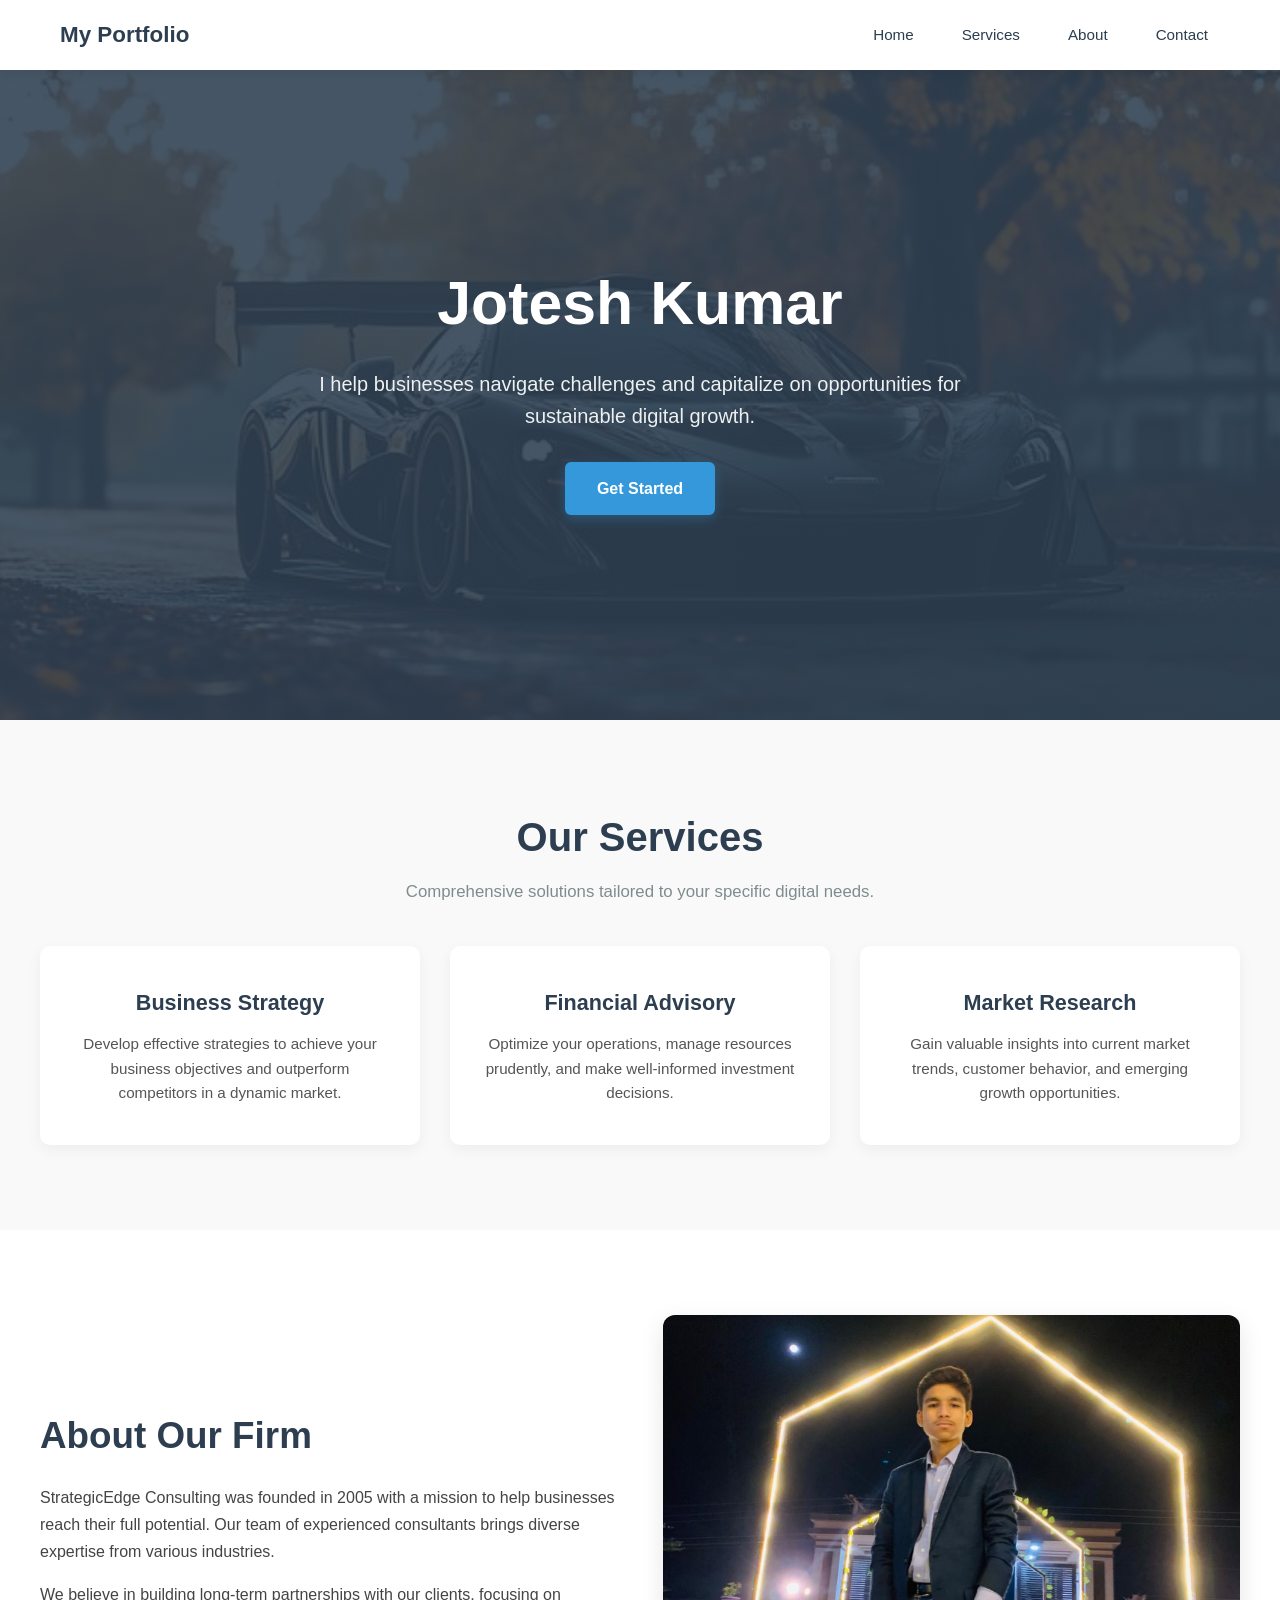
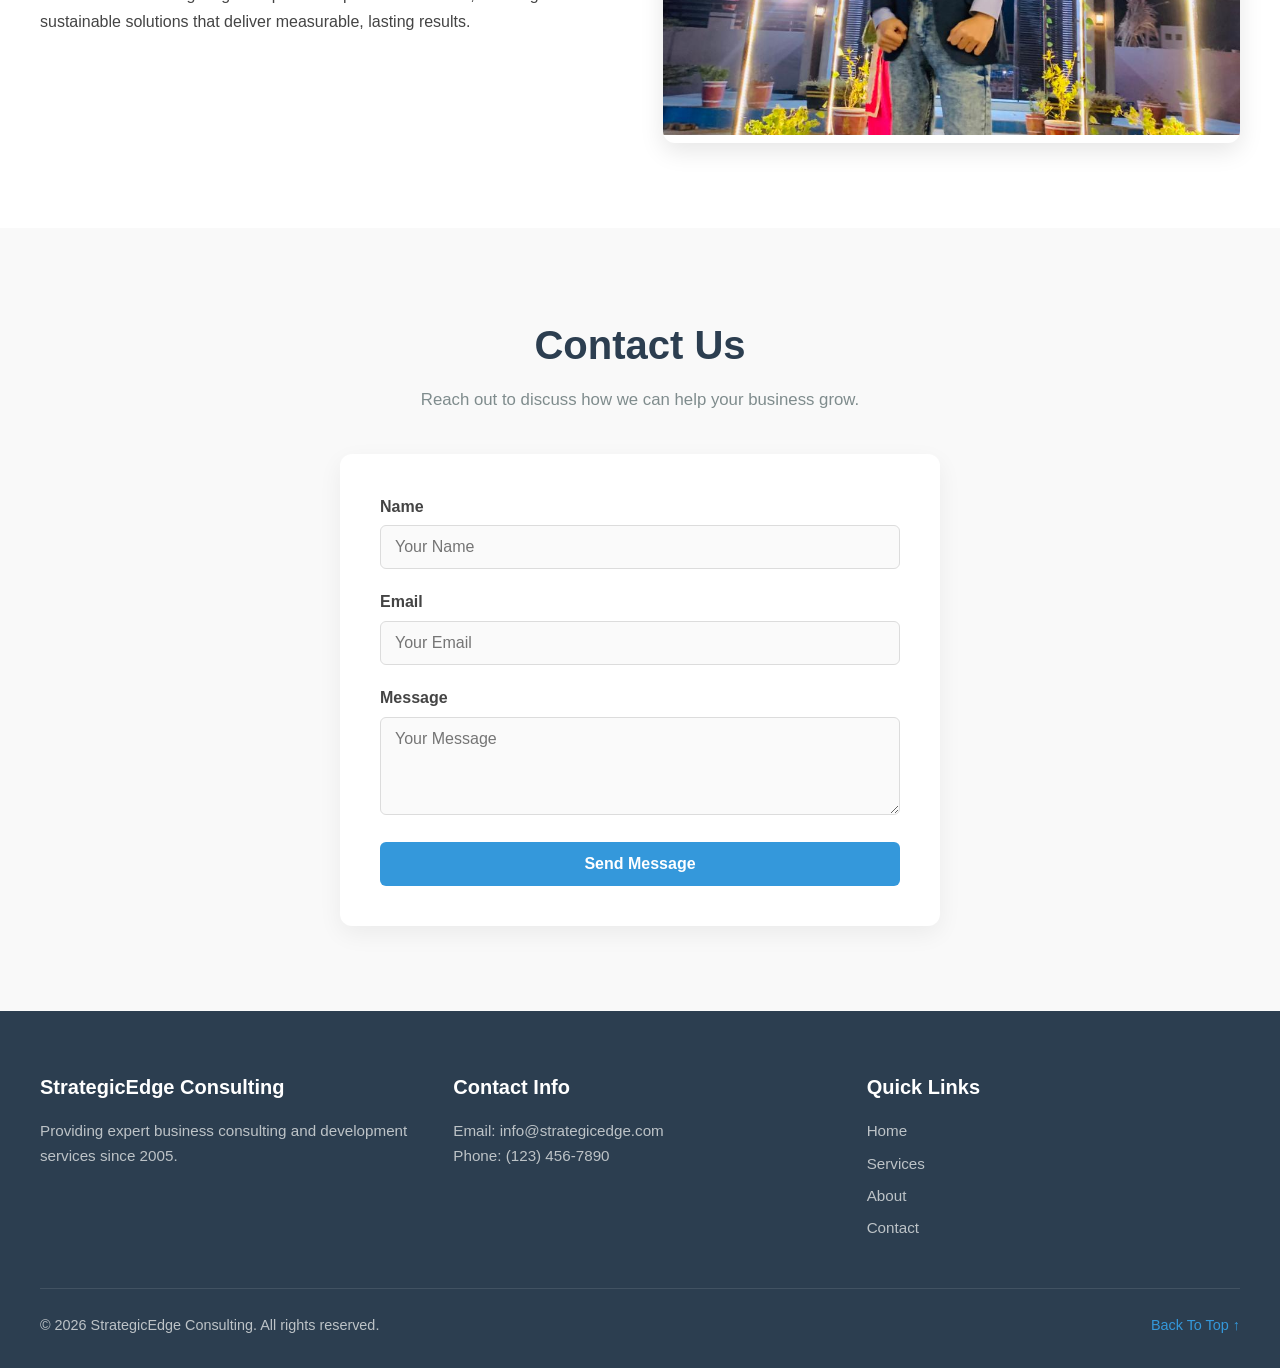
<file: index.html>
<!DOCTYPE html>
<html lang="en">
<head>
    <meta charset="UTF-8">
    <meta name="viewport" content="width=device-width, initial-scale=1.0">
    <title>Jotesh Kumar | Web Developer & Portfolio</title>
    <style>
        :root {
            --primary: #3498db;
            --primary-dark: #2980b9;
            --dark: #2c3e50;
            --light-bg: #f9f9f9;
            --text-main: #333333;
            --text-muted: #7f8c8d;
            --header-height: 70px;
        }

        *, *::before, *::after {
            box-sizing: border-box;
            margin: 0;
            padding: 0;
        }

        html {
            scroll-behavior: smooth;
            scroll-padding-top: var(--header-height);
        }

        body {
            font-family: -apple-system, BlinkMacSystemFont, 'Segoe UI', Roboto, Helvetica, Arial, sans-serif;
            color: var(--text-main);
            background-color: #ffffff;
            line-height: 1.6;
            overflow-x: hidden;
            width: 100%;
        }

        a {
            text-decoration: none;
            color: inherit;
        }

        /* Header */
        header {
            position: fixed;
            top: 0;
            left: 0;
            width: 100%;
            height: var(--header-height);
            background-color: #ffffff;
            box-shadow: 0 2px 10px rgba(0, 0, 0, 0.08);
            z-index: 1000;
        }

        .nav-wrapper {
            max-width: 1200px;
            height: 100%;
            margin: 0 auto;
            padding: 0 20px;
            display: flex;
            align-items: center;
            justify-content: space-between;
        }

        .logo {
            font-size: 1.4rem;
            font-weight: 700;
            color: var(--dark);
        }

        .nav-links {
            display: flex;
            align-items: center;
            gap: 24px;
            list-style: none;
        }

        .nav-links a {
            color: var(--dark);
            font-weight: 500;
            font-size: 0.95rem;
            padding: 6px 12px;
            border-radius: 20px;
            transition: all 0.3s ease;
        }

        .nav-links a:hover {
            color: #ffffff;
            background-color: var(--primary);
        }

        /* Mobile Hamburger */
        .menu-toggle {
            display: none;
            background: none;
            border: none;
            cursor: pointer;
            padding: 8px;
            flex-direction: column;
            gap: 5px;
            z-index: 1001;
        }

        .menu-toggle span {
            display: block;
            width: 24px;
            height: 3px;
            background-color: var(--dark);
            border-radius: 2px;
            transition: all 0.3s ease;
        }

        .menu-toggle.active span:nth-child(1) {
            transform: translateY(8px) rotate(45deg);
        }
        .menu-toggle.active span:nth-child(2) {
            opacity: 0;
        }
        .menu-toggle.active span:nth-child(3) {
            transform: translateY(-8px) rotate(-45deg);
        }

        /* Hero */
        article.hero {
            min-height: 80vh;
            text-align: center;
            padding: calc(var(--header-height) + 60px) 20px 80px;
            background: linear-gradient(rgba(44, 62, 80, 0.88), rgba(44, 62, 80, 0.88)), url('car.jpg') center/cover no-repeat;
            color: #ffffff;
            display: flex;
            flex-direction: column;
            align-items: center;
            justify-content: center;
        }

        article.hero h1 {
            font-size: clamp(2.2rem, 5vw, 3.8rem);
            margin-bottom: 16px;
            font-weight: 700;
        }

        article.hero p {
            font-size: clamp(1rem, 2vw, 1.25rem);
            max-width: 700px;
            color: #ecf0f1;
            margin-bottom: 30px;
            line-height: 1.6;
        }

        .btn {
            display: inline-block;
            background-color: var(--primary);
            color: #ffffff;
            padding: 14px 32px;
            border-radius: 6px;
            font-weight: 600;
            font-size: 1rem;
            transition: all 0.3s ease;
            box-shadow: 0 4px 12px rgba(52, 152, 219, 0.3);
        }

        .btn:hover {
            background-color: var(--primary-dark);
            transform: translateY(-2px);
            box-shadow: 0 6px 18px rgba(52, 152, 219, 0.4);
        }

        /* Section Layouts */
        .section-padding {
            padding: clamp(50px, 8vw, 85px) 20px;
        }

        .container {
            max-width: 1200px;
            margin: 0 auto;
            width: 100%;
        }

        .section-title {
            text-align: center;
            margin-bottom: 40px;
        }

        .section-title h1 {
            font-size: clamp(1.8rem, 4vw, 2.5rem);
            color: var(--dark);
            margin-bottom: 10px;
        }

        .section-title p {
            color: var(--text-muted);
            font-size: 1.05rem;
        }

        /* Services Grid */
        .services-section {
            background-color: var(--light-bg);
        }

        .services-grid {
            display: grid;
            grid-template-columns: repeat(auto-fit, minmax(min(100%, 280px), 1fr));
            gap: 30px;
        }

        .service-card {
            background-color: #ffffff;
            padding: 40px 30px;
            border-radius: 10px;
            box-shadow: 0 5px 15px rgba(0, 0, 0, 0.05);
            transition: transform 0.3s ease, box-shadow 0.3s ease;
            text-align: center;
        }

        .service-card:hover {
            transform: translateY(-8px);
            box-shadow: 0 12px 25px rgba(0, 0, 0, 0.1);
        }

        .service-card h2 {
            color: var(--dark);
            font-size: 1.35rem;
            margin-bottom: 12px;
        }

        .service-card p {
            color: #555555;
            font-size: 0.95rem;
            line-height: 1.6;
        }

        /* About Section */
        .about-section {
            background-color: #ffffff;
        }

        .about-grid {
            display: grid;
            grid-template-columns: repeat(auto-fit, minmax(min(100%, 320px), 1fr));
            gap: 45px;
            align-items: center;
        }

        .about-text h1 {
            color: var(--dark);
            font-size: clamp(1.8rem, 3.5vw, 2.3rem);
            margin-bottom: 18px;
        }

        .about-text p {
            color: #444444;
            margin-bottom: 16px;
            line-height: 1.7;
        }

        .about-image {
            width: 100%;
            border-radius: 12px;
            overflow: hidden;
            box-shadow: 0 8px 25px rgba(0, 0, 0, 0.1);
        }

        .about-image img {
            width: 100%;
            height: auto;
            max-height: 420px;
            object-fit: cover;
        }

        /* Contact Section */
        .contact-section {
            background-color: var(--light-bg);
        }

        .contact-box {
            max-width: 600px;
            margin: 0 auto;
            background-color: #ffffff;
            padding: clamp(25px, 5vw, 40px);
            border-radius: 12px;
            box-shadow: 0 8px 25px rgba(0, 0, 0, 0.06);
        }

        .form-group {
            margin-bottom: 20px;
            text-align: left;
        }

        .form-group label {
            display: block;
            margin-bottom: 6px;
            font-weight: 600;
            color: #444444;
        }

        .form-group input,
        .form-group textarea {
            width: 100%;
            padding: 12px 14px;
            border: 1px solid #dcdcdc;
            border-radius: 6px;
            font-size: 1rem;
            font-family: inherit;
            background-color: #fafafa;
            transition: border-color 0.3s ease;
        }

        .form-group input:focus,
        .form-group textarea:focus {
            outline: none;
            border-color: var(--primary);
            background-color: #ffffff;
        }

        .btn-submit {
            width: 100%;
            padding: 13px;
            background-color: var(--primary);
            color: #ffffff;
            border: none;
            border-radius: 6px;
            font-size: 1rem;
            font-weight: 600;
            cursor: pointer;
            transition: all 0.3s ease;
        }

        .btn-submit:hover {
            background-color: var(--primary-dark);
        }

        /* Footer */
        footer {
            background-color: var(--dark);
            color: #ffffff;
            padding: 60px 20px 30px;
        }

        .footer-grid {
            display: grid;
            grid-template-columns: repeat(auto-fit, minmax(min(100%, 220px), 1fr));
            gap: 40px;
            max-width: 1200px;
            margin: 0 auto 40px;
        }

        .footer-col h2 {
            font-size: 1.25rem;
            margin-bottom: 16px;
            color: #ffffff;
        }

        .footer-col p {
            color: #bdc3c7;
            font-size: 0.95rem;
            line-height: 1.6;
        }

        .footer-col a {
            display: inline-block;
            color: #bdc3c7;
            margin-bottom: 8px;
            transition: color 0.3s ease;
        }

        .footer-col a:hover {
            color: var(--primary);
        }

        .footer-bottom {
            max-width: 1200px;
            margin: 0 auto;
            padding-top: 25px;
            border-top: 1px solid rgba(255, 255, 255, 0.1);
            display: flex;
            justify-content: space-between;
            align-items: center;
            flex-wrap: wrap;
            gap: 15px;
            font-size: 0.9rem;
            color: #bdc3c7;
        }

        .footer-bottom a {
            color: var(--primary);
        }

        /* Responsive Breakpoints */
        @media (max-width: 768px) {
            .menu-toggle {
                display: flex;
            }

            .nav-links {
                position: fixed;
                top: var(--header-height);
                left: 0;
                width: 100%;
                background-color: #ffffff;
                flex-direction: column;
                padding: 25px 20px;
                gap: 15px;
                box-shadow: 0 10px 20px rgba(0,0,0,0.1);
                transform: translateY(-150%);
                opacity: 0;
                pointer-events: none;
                transition: transform 0.3s ease, opacity 0.3s ease;
            }

            .nav-links.open {
                transform: translateY(0);
                opacity: 1;
                pointer-events: auto;
            }

            .about-text {
                text-align: center;
            }

            .footer-bottom {
                flex-direction: column;
                text-align: center;
            }
        }
    </style>
</head>
<body>
    <!-- Header -->
    <header id="top">
        <div class="nav-wrapper">
            <div class="logo">My Portfolio</div>

            <button class="menu-toggle" id="menuToggle" aria-label="Toggle Navigation">
                <span></span>
                <span></span>
                <span></span>
            </button>

            <nav>
                <ul class="nav-links" id="navLinks">
                    <li><a href="#home">Home</a></li>
                    <li><a href="#services">Services</a></li>
                    <li><a href="#about">About</a></li>
                    <li><a href="#contact">Contact</a></li>
                </ul>
            </nav>
        </div>
    </header>

    <!-- Hero -->
    <article class="hero" id="home">
        <h1>Jotesh Kumar</h1>
        <p>I help businesses navigate challenges and capitalize on opportunities for sustainable digital growth.</p>
        <a href="#contact" class="btn">Get Started</a>
    </article>

    <!-- Services -->
    <section class="section-padding services-section" id="services">
        <div class="container">
            <div class="section-title">
                <h1>Our Services</h1>
                <p>Comprehensive solutions tailored to your specific digital needs.</p>
            </div>
            
            <div class="services-grid">
                <div class="service-card">
                    <h2>Business Strategy</h2>
                    <p>Develop effective strategies to achieve your business objectives and outperform competitors in a dynamic market.</p>
                </div>
                <div class="service-card">
                    <h2>Financial Advisory</h2>
                    <p>Optimize your operations, manage resources prudently, and make well-informed investment decisions.</p>
                </div>
                <div class="service-card">
                    <h2>Market Research</h2>
                    <p>Gain valuable insights into current market trends, customer behavior, and emerging growth opportunities.</p>
                </div>
            </div>
        </div>
    </section>

    <!-- About -->
    <section class="section-padding about-section" id="about">
        <div class="container">
            <div class="about-grid">
                <div class="about-text">
                    <h1>About Our Firm</h1>
                    <p>StrategicEdge Consulting was founded in 2005 with a mission to help businesses reach their full potential. Our team of experienced consultants brings diverse expertise from various industries.</p>
                    <p>We believe in building long-term partnerships with our clients, focusing on sustainable solutions that deliver measurable, lasting results.</p>
                </div>
                <div class="about-image">
                    <img src="IMG-20260106-WA0185.jpg" alt="About Our Firm">
                </div>
            </div>
        </div>
    </section>

    <!-- Contact -->
    <section class="section-padding contact-section" id="contact">
        <div class="container">
            <div class="section-title">
                <h1>Contact Us</h1>
                <p>Reach out to discuss how we can help your business grow.</p>
            </div>
            <div class="contact-box">
                <form action="#" method="POST" onsubmit="event.preventDefault(); alert('Message sent successfully!');">
                    <div class="form-group">
                        <label for="name">Name</label>
                        <input type="text" id="name" placeholder="Your Name" required>
                    </div>
                    <div class="form-group">
                        <label for="email">Email</label>
                        <input type="email" id="email" placeholder="Your Email" required>
                    </div>
                    <div class="form-group">
                        <label for="message">Message</label>
                        <textarea id="message" rows="4" placeholder="Your Message" required></textarea>
                    </div>
                    <button type="submit" class="btn-submit">Send Message</button>
                </form>
            </div>
        </div>
    </section>

    <!-- Footer -->
    <footer>
        <div class="footer-grid">
            <div class="footer-col">
                <h2>StrategicEdge Consulting</h2>
                <p>Providing expert business consulting and development services since 2005.</p>
            </div>
            <div class="footer-col">
                <h2>Contact Info</h2>
                <p>Email: info@strategicedge.com</p>
                <p>Phone: (123) 456-7890</p>
            </div>
            <div class="footer-col">
                <h2>Quick Links</h2>
                <p><a href="#home">Home</a></p>
                <p><a href="#services">Services</a></p>
                <p><a href="#about">About</a></p>
                <p><a href="#contact">Contact</a></p>
            </div>
        </div>
        <div class="footer-bottom">
            <p>&copy; 2026 StrategicEdge Consulting. All rights reserved.</p>
            <a href="#top">Back To Top ↑</a>
        </div>
    </footer>

    <!-- Mobile Nav Toggle Script -->
    <script>
        const menuToggle = document.getElementById('menuToggle');
        const navLinks = document.getElementById('navLinks');
        const links = document.querySelectorAll('.nav-links a');

        if (menuToggle && navLinks) {
            menuToggle.addEventListener('click', () => {
                menuToggle.classList.toggle('active');
                navLinks.classList.toggle('open');
            });

            links.forEach(link => {
                link.addEventListener('click', () => {
                    menuToggle.classList.remove('active');
                    navLinks.classList.remove('open');
                });
            });
        }
    </script>
</body>
</html>
</file>
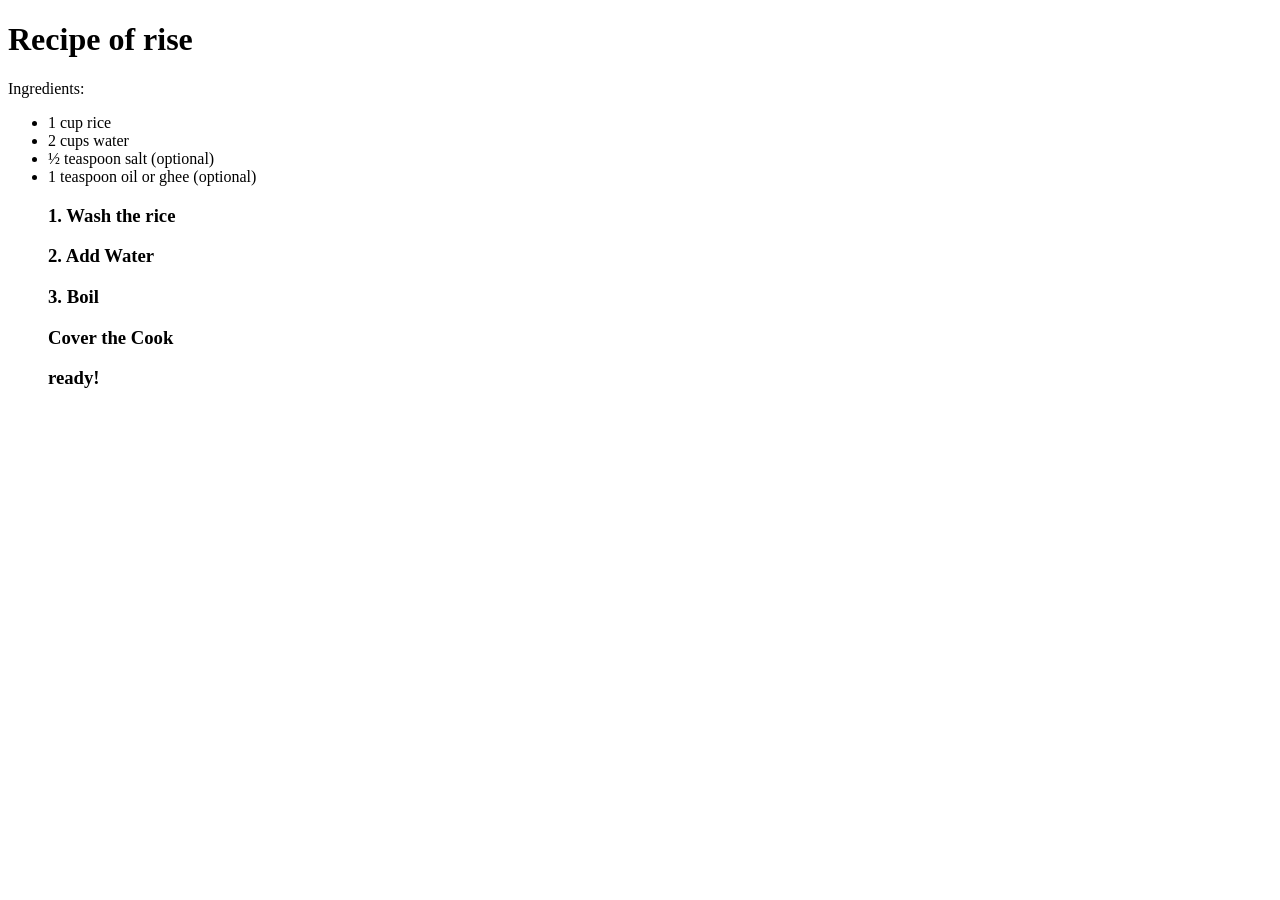
<file: asg.html>
<!DOCTYPE html>
<html lang="en">
<head>
    <meta charset="UTF-8">
    <meta name="viewport" content="width=device-width, initial-scale=1.0">
    <title>Document</title>
</head>
<body>
    <h1>Recipe of rise </h1>
    <p>Ingredients:</p>
    <ul>
    <li>1 cup rice</li>
    <li>2 cups water</li>
    <li>½ teaspoon salt (optional)</li>
    <li>1 teaspoon oil or ghee (optional)</li>
    </ul>
    <ol>
    <h3>1. Wash the rice</h3>
    <h3>2. Add Water</h3>
    <h3>3. Boil</h3>
    <h3>Cover the Cook</h3>
    <h3>ready!</h3>
    </ol>
</body>
</html>
</file>
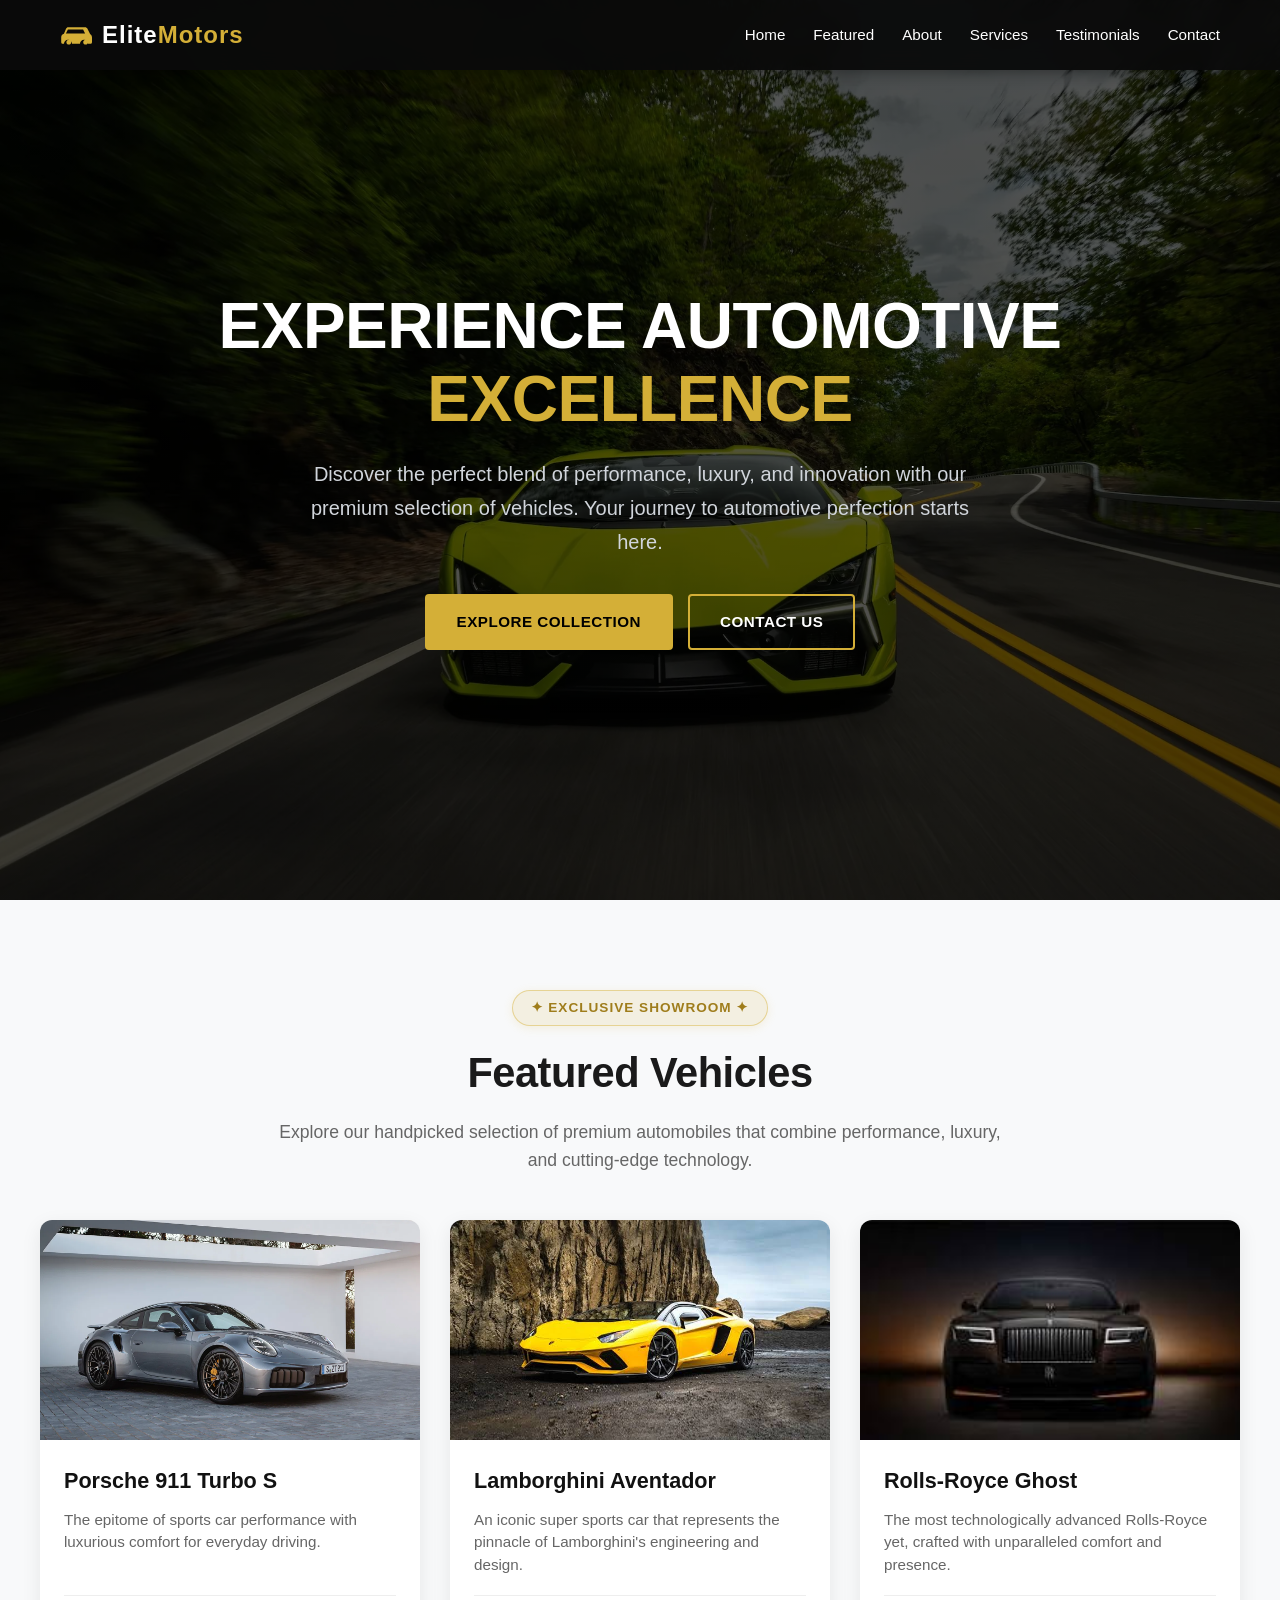
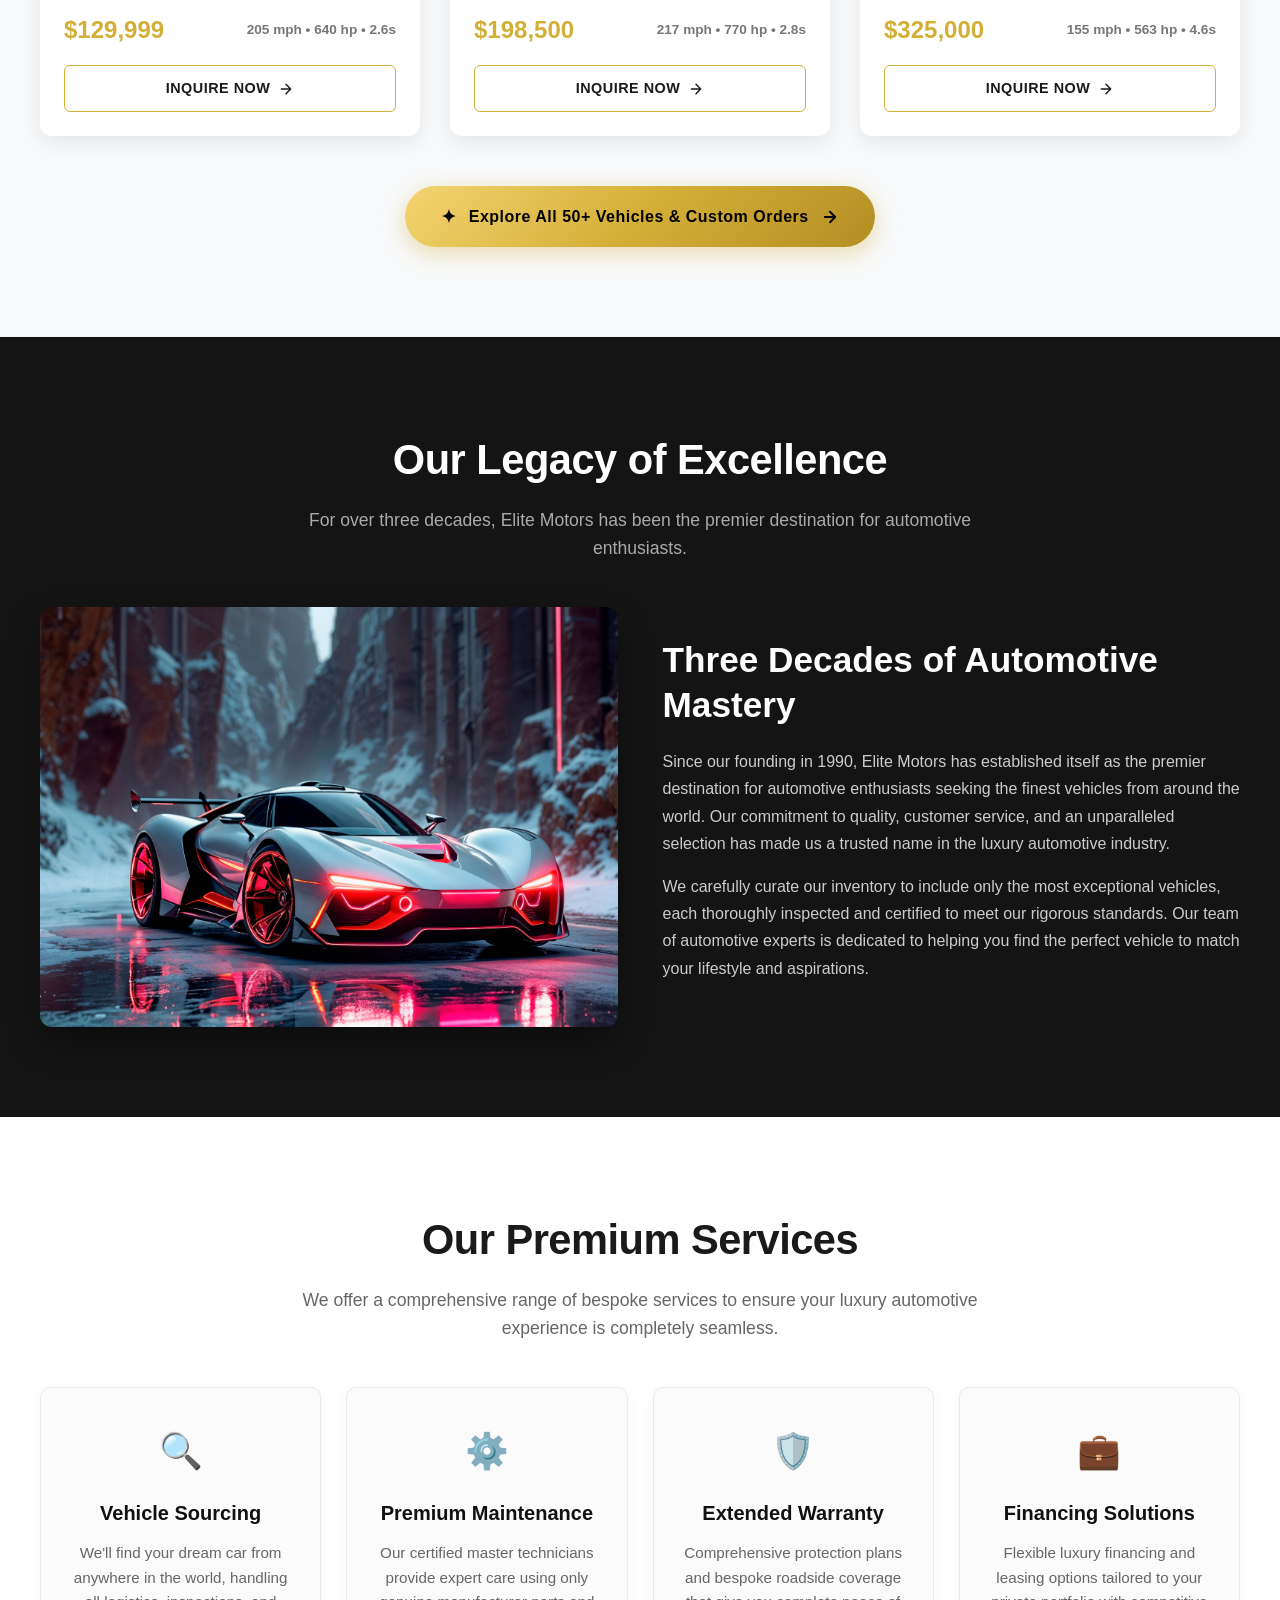
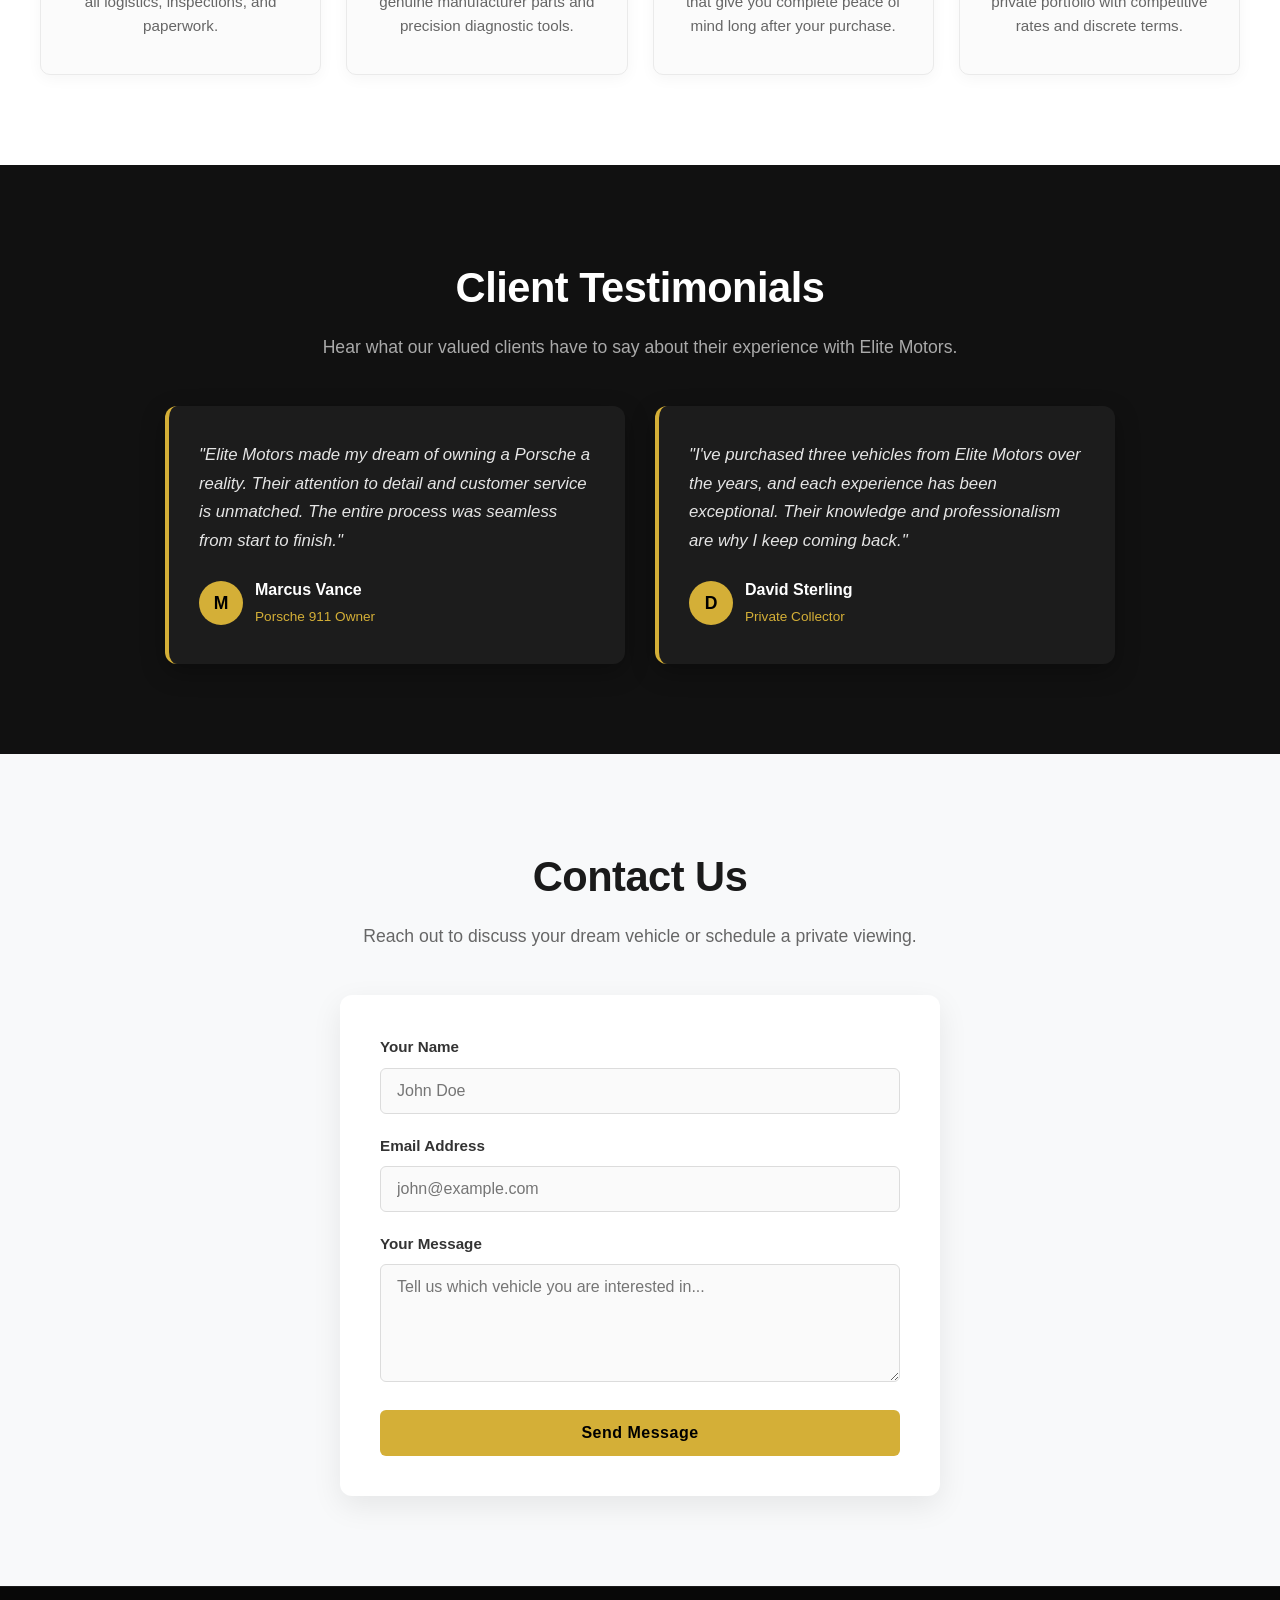
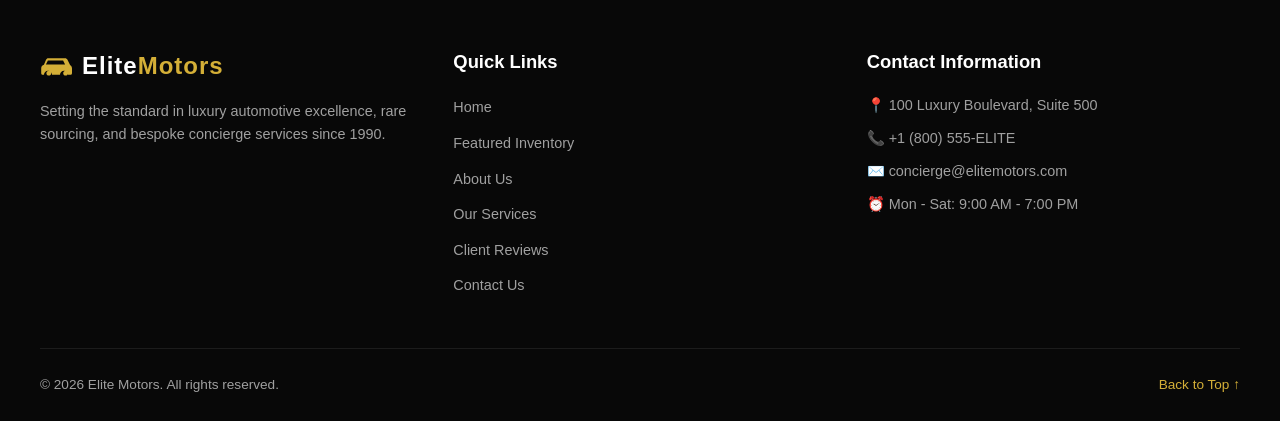
<file: potfolio.html>
<!DOCTYPE html>
<html lang="en">
<head>
    <meta charset="UTF-8">
    <meta name="viewport" content="width=device-width, initial-scale=1.0">
    <title>Elite Motors | Luxury Automotive Excellence</title>
    <style>
        /* CSS Reset & Variables */
        :root {
            --primary-gold: #d4af37;
            --gold-hover: #b89528;
            --bg-dark: #121212;
            --bg-darker: #0a0a0a;
            --bg-card: #1e1e1e;
            --bg-light: #f8f9fa;
            --text-light: #ffffff;
            --text-dark: #1a1a1a;
            --text-muted: #777777;
            --header-height: 70px;
        }

        *, *::before, *::after {
            box-sizing: border-box;
            margin: 0;
            padding: 0;
        }

        html {
            scroll-behavior: smooth;
            scroll-padding-top: var(--header-height);
        }

        body {
            font-family: -apple-system, BlinkMacSystemFont, 'Segoe UI', Roboto, Helvetica, Arial, sans-serif;
            background-color: var(--bg-dark);
            color: var(--text-light);
            line-height: 1.6;
            overflow-x: hidden;
            width: 100%;
        }

        img {
            max-width: 100%;
            height: auto;
            display: block;
        }

        a {
            text-decoration: none;
            color: inherit;
        }

        .gold {
            color: var(--primary-gold);
        }

        .white {
            color: #ffffff;
        }

        /* Section Wrappers */
        .section-padding {
            padding: clamp(50px, 8vw, 90px) 20px;
        }

        .container {
            max-width: 1200px;
            margin: 0 auto;
            width: 100%;
        }

        .section-header {
            text-align: center;
            max-width: 750px;
            margin: 0 auto 45px;
            padding: 0 10px;
        }

        .section-header h2 {
            font-size: clamp(1.8rem, 4vw, 2.6rem);
            margin-bottom: 12px;
            font-weight: 700;
            letter-spacing: -0.5px;
        }

        .section-header p {
            font-size: clamp(0.95rem, 1.8vw, 1.1rem);
            color: #666666;
            line-height: 1.6;
        }

        .section-header.dark h2 {
            color: #ffffff;
        }

        .section-header.dark p {
            color: #aaaaaa;
        }

        /* Header & Navigation */
        header {
            position: fixed;
            top: 0;
            left: 0;
            width: 100%;
            height: var(--header-height);
            background-color: rgba(10, 10, 10, 0.95);
            backdrop-filter: blur(10px);
            -webkit-backdrop-filter: blur(10px);
            z-index: 1000;
            box-shadow: 0 2px 15px rgba(0, 0, 0, 0.4);
        }

        .nav-container {
            max-width: 1200px;
            height: 100%;
            margin: 0 auto;
            padding: 0 20px;
            display: flex;
            align-items: center;
            justify-content: space-between;
        }

        .logo {
            display: inline-flex;
            align-items: center;
            gap: 10px;
            font-size: 1.5rem;
            font-weight: 800;
            letter-spacing: 1px;
            user-select: none;
            text-decoration: none;
        }

        .logo-car-icon {
            width: 32px;
            height: 32px;
            fill: var(--primary-gold);
            flex-shrink: 0;
            transition: transform 0.3s ease;
        }

        .logo:hover .logo-car-icon {
            transform: scale(1.1) translateX(2px);
        }

        .nav-menu {
            display: flex;
            align-items: center;
            gap: 28px;
            list-style: none;
        }

        .nav-menu a {
            color: #ffffff;
            font-weight: 500;
            font-size: 0.95rem;
            position: relative;
            padding: 6px 0;
            transition: color 0.3s ease;
        }

        .nav-menu a:hover {
            color: var(--primary-gold);
        }

        .nav-menu a::after {
            content: '';
            position: absolute;
            left: 0;
            bottom: 0;
            width: 0%;
            height: 2px;
            background-color: var(--primary-gold);
            transition: width 0.3s ease;
        }

        .nav-menu a:hover::after {
            width: 100%;
        }

        /* Mobile Hamburger Toggle */
        .mobile-toggle {
            display: none;
            background: none;
            border: none;
            cursor: pointer;
            padding: 8px;
            flex-direction: column;
            gap: 5px;
            z-index: 1001;
        }

        .mobile-toggle span {
            display: block;
            width: 25px;
            height: 3px;
            background-color: #ffffff;
            border-radius: 2px;
            transition: all 0.3s ease;
        }

        .mobile-toggle.active span:nth-child(1) {
            transform: translateY(8px) rotate(45deg);
        }

        .mobile-toggle.active span:nth-child(2) {
            opacity: 0;
        }

        .mobile-toggle.active span:nth-child(3) {
            transform: translateY(-8px) rotate(-45deg);
        }

        /* Hero Section */
        .hero-section {
            min-height: 100vh;
            background: linear-gradient(rgba(0, 0, 0, 0.65), rgba(0, 0, 0, 0.7)), url('DSC_5903.webp') center/cover no-repeat;
            display: flex;
            align-items: center;
            justify-content: center;
            text-align: center;
            padding: calc(var(--header-height) + 30px) 20px 60px;
        }

        .hero-content {
            max-width: 850px;
            width: 100%;
        }

        .hero-content h1 {
            font-size: clamp(2.2rem, 5.5vw, 4rem);
            font-weight: 800;
            line-height: 1.15;
            margin-bottom: 20px;
            letter-spacing: -0.5px;
            text-transform: uppercase;
        }

        .hero-content p {
            font-size: clamp(1rem, 2.2vw, 1.25rem);
            color: #d1d5db;
            margin: 0 auto 35px;
            max-width: 680px;
            line-height: 1.7;
        }

        .hero-buttons {
            display: flex;
            gap: 15px;
            justify-content: center;
            flex-wrap: wrap;
        }

        .btn {
            display: inline-block;
            padding: 14px 30px;
            font-size: 0.95rem;
            font-weight: 700;
            letter-spacing: 0.5px;
            text-transform: uppercase;
            border-radius: 4px;
            transition: all 0.3s ease;
            cursor: pointer;
            text-align: center;
        }

        .btn-gold {
            background-color: var(--primary-gold);
            color: #000000;
            border: 2px solid var(--primary-gold);
        }

        .btn-gold:hover {
            background-color: var(--gold-hover);
            border-color: var(--gold-hover);
            transform: translateY(-2px);
            box-shadow: 0 6px 18px rgba(212, 175, 55, 0.4);
        }

        .btn-outline {
            background-color: transparent;
            color: #ffffff;
            border: 2px solid var(--primary-gold);
        }

        .btn-outline:hover {
            background-color: var(--primary-gold);
            color: #000000;
            transform: translateY(-2px);
            box-shadow: 0 6px 18px rgba(212, 175, 55, 0.3);
        }

        /* Featured Section */
        .featured-section {
            background-color: #f8f9fa;
            color: var(--text-dark);
        }

        .car-grid {
            display: grid;
            grid-template-columns: repeat(auto-fit, minmax(min(100%, 300px), 1fr));
            gap: 30px;
        }

        .car-card {
            background-color: #ffffff;
            border-radius: 12px;
            overflow: hidden;
            box-shadow: 0 6px 20px rgba(0, 0, 0, 0.08);
            transition: transform 0.3s ease, box-shadow 0.3s ease;
            display: flex;
            flex-direction: column;
        }

        .car-card:hover {
            transform: translateY(-8px);
            box-shadow: 0 16px 32px rgba(0, 0, 0, 0.15);
        }

        .car-image-box {
            width: 100%;
            height: 220px;
            overflow: hidden;
            background-color: #eaeaea;
        }

        .car-image-box img {
            width: 100%;
            height: 100%;
            object-fit: cover;
            transition: transform 0.4s ease;
        }

        .car-card:hover .car-image-box img {
            transform: scale(1.05);
        }

        .car-info {
            padding: 24px;
            display: flex;
            flex-direction: column;
            flex-grow: 1;
            text-align: left;
        }

        .car-info h3 {
            font-size: 1.35rem;
            margin-bottom: 10px;
            color: #111111;
        }

        .car-info p {
            color: #666666;
            font-size: 0.95rem;
            margin-bottom: 18px;
            line-height: 1.5;
            flex-grow: 1;
        }

        .car-meta {
            display: flex;
            align-items: center;
            justify-content: space-between;
            margin-top: auto;
            padding-top: 15px;
            border-top: 1px solid #eeeeee;
        }

        .car-price {
            font-size: 1.5rem;
            font-weight: 800;
            color: var(--primary-gold);
        }

        .car-specs {
            font-size: 0.85rem;
            font-weight: 600;
            color: #777777;
        }

        /* 2nd Section Card Action Buttons */
        .card-action-btn {
            display: flex;
            align-items: center;
            justify-content: center;
            gap: 8px;
            width: 100%;
            margin-top: 16px;
            padding: 11px 18px;
            background-color: transparent;
            color: #1a1a1a;
            border: 1.5px solid var(--primary-gold);
            border-radius: 6px;
            font-size: 0.9rem;
            font-weight: 700;
            letter-spacing: 0.5px;
            text-transform: uppercase;
            cursor: pointer;
            transition: all 0.35s cubic-bezier(0.2, 0.8, 0.2, 1);
            text-decoration: none;
        }

        .card-action-btn .btn-arrow {
            transition: transform 0.3s ease;
        }

        .card-action-btn:hover {
            background-color: var(--primary-gold);
            color: #000000;
            box-shadow: 0 5px 18px rgba(212, 175, 55, 0.35);
            transform: translateY(-2px);
        }

        .card-action-btn:hover .btn-arrow {
            transform: translateX(5px);
        }

        /* 2nd Section Featured Badge & Text Animation */
        .featured-badge {
            display: inline-block;
            padding: 6px 18px;
            background: rgba(212, 175, 55, 0.12);
            border: 1px solid rgba(212, 175, 55, 0.45);
            color: #9f7d1c;
            border-radius: 50px;
            font-size: 0.85rem;
            font-weight: 700;
            letter-spacing: 1px;
            text-transform: uppercase;
            margin-bottom: 14px;
            box-shadow: 0 2px 10px rgba(212, 175, 55, 0.15);
            animation: badgeFloat 3.5s ease-in-out infinite;
        }

        @keyframes badgeFloat {
            0%, 100% {
                transform: translateY(0);
            }
            50% {
                transform: translateY(-4px);
            }
        }

        /* 2nd Section Main Animated CTA Button */
        .featured-cta {
            margin-top: 50px;
            text-align: center;
        }

        .btn-animated-cta {
            position: relative;
            overflow: hidden;
            display: inline-flex;
            align-items: center;
            justify-content: center;
            gap: 12px;
            padding: 16px 36px;
            font-size: 1rem;
            font-weight: 800;
            letter-spacing: 0.5px;
            border-radius: 50px;
            background: linear-gradient(135deg, #f3d470 0%, #d4af37 50%, #b38e24 100%);
            color: #000000;
            box-shadow: 0 6px 22px rgba(212, 175, 55, 0.4);
            animation: goldGlowPulse 2.8s infinite ease-in-out;
            cursor: pointer;
            transition: all 0.4s cubic-bezier(0.2, 0.8, 0.2, 1);
            text-decoration: none;
            max-width: 100%;
        }

        /* Shimmer light sweep animation across button */
        .btn-animated-cta::before {
            content: '';
            position: absolute;
            top: 0;
            left: -120%;
            width: 60%;
            height: 100%;
            background: linear-gradient(
                120deg,
                rgba(255, 255, 255, 0) 0%,
                rgba(255, 255, 255, 0.65) 50%,
                rgba(255, 255, 255, 0) 100%
            );
            transform: skewX(-25deg);
            animation: shimmerSweep 3.2s infinite;
        }

        .btn-animated-cta .cta-arrow {
            transition: transform 0.3s ease;
        }

        .btn-animated-cta:hover {
            transform: translateY(-4px) scale(1.02);
            box-shadow: 0 10px 32px rgba(212, 175, 55, 0.7);
        }

        .btn-animated-cta:hover .cta-arrow {
            transform: translateX(6px);
        }

        .btn-animated-cta .cta-sparkle {
            font-size: 1.15rem;
            color: #000000;
            display: inline-block;
            animation: rotateSparkle 4s linear infinite;
        }

        @keyframes rotateSparkle {
            0% { transform: rotate(0deg) scale(1); }
            50% { transform: rotate(180deg) scale(1.2); }
            100% { transform: rotate(360deg) scale(1); }
        }

        @keyframes shimmerSweep {
            0% {
                left: -120%;
            }
            35%, 100% {
                left: 170%;
            }
        }

        @keyframes goldGlowPulse {
            0%, 100% {
                box-shadow: 0 6px 20px rgba(212, 175, 55, 0.35);
            }
            50% {
                box-shadow: 0 10px 30px rgba(212, 175, 55, 0.75);
                transform: translateY(-2px);
            }
        }

        /* Scroll & Page Load Reveal Animations */
        .reveal-on-scroll {
            opacity: 0;
            transform: translateY(35px);
            transition: opacity 0.8s cubic-bezier(0.2, 0.8, 0.2, 1), transform 0.8s cubic-bezier(0.2, 0.8, 0.2, 1);
            will-change: opacity, transform;
        }

        .reveal-on-scroll.is-visible {
            opacity: 1;
            transform: translateY(0);
        }

        /* Staggered transition delays for 2nd section components */
        .featured-section .section-header.is-visible {
            transition-delay: 0.1s;
        }

        .featured-section .car-card:nth-child(1).is-visible {
            transition-delay: 0.22s;
        }

        .featured-section .car-card:nth-child(2).is-visible {
            transition-delay: 0.38s;
        }

        .featured-section .car-card:nth-child(3).is-visible {
            transition-delay: 0.54s;
        }

        .featured-section .featured-cta.is-visible {
            transition-delay: 0.68s;
        }

        /* Hero Load Animations */
        @keyframes heroFadeUp {
            from {
                opacity: 0;
                transform: translateY(28px);
            }
            to {
                opacity: 1;
                transform: translateY(0);
            }
        }

        .hero-content h1 {
            animation: heroFadeUp 0.8s ease-out forwards;
        }

        .hero-content p {
            opacity: 0;
            animation: heroFadeUp 0.8s ease-out 0.2s forwards;
        }

        .hero-buttons {
            opacity: 0;
            animation: heroFadeUp 0.8s ease-out 0.4s forwards;
        }

        /* About Section */
        .about-section {
            background-color: #141414;
            color: #ffffff;
        }

        .about-grid {
            display: grid;
            grid-template-columns: repeat(auto-fit, minmax(min(100%, 340px), 1fr));
            gap: 45px;
            align-items: center;
        }

        .about-image {
            width: 100%;
            border-radius: 12px;
            overflow: hidden;
            box-shadow: 0 15px 35px rgba(0, 0, 0, 0.4);
        }

        .about-image img {
            width: 100%;
            height: 100%;
            max-height: 420px;
            object-fit: cover;
        }

        .about-text h2 {
            font-size: clamp(1.6rem, 3.2vw, 2.2rem);
            margin-bottom: 20px;
            line-height: 1.3;
            color: #ffffff;
        }

        .about-text p {
            font-size: 1rem;
            color: #cccccc;
            margin-bottom: 16px;
            line-height: 1.7;
        }

        /* Services Section */
        .services-section {
            background-color: #ffffff;
            color: var(--text-dark);
        }

        .services-grid {
            display: grid;
            grid-template-columns: repeat(auto-fit, minmax(min(100%, 250px), 1fr));
            gap: 25px;
        }

        .service-card {
            background-color: #fbfbfb;
            border: 1px solid #eaeaea;
            padding: 35px 25px;
            border-radius: 10px;
            text-align: center;
            box-shadow: 0 4px 15px rgba(0, 0, 0, 0.04);
            transition: all 0.3s ease;
        }

        .service-card:hover {
            transform: translateY(-8px);
            box-shadow: 0 12px 28px rgba(0, 0, 0, 0.1);
            border-color: var(--primary-gold);
        }

        .service-icon {
            font-size: 2.2rem;
            color: var(--primary-gold);
            margin-bottom: 18px;
            display: inline-block;
        }

        .service-card h3 {
            font-size: 1.25rem;
            margin-bottom: 12px;
            color: #111111;
        }

        .service-card p {
            font-size: 0.95rem;
            color: #666666;
            line-height: 1.6;
        }

        /* Testimonials Section */
        .testimonials-section {
            background-color: #111111;
            color: #ffffff;
        }

        .testimonials-grid {
            display: grid;
            grid-template-columns: repeat(auto-fit, minmax(min(100%, 320px), 1fr));
            gap: 30px;
            max-width: 950px;
            margin: 0 auto;
        }

        .testimonial-card {
            background-color: #1c1c1c;
            padding: 35px 30px;
            border-radius: 12px;
            border-left: 4px solid var(--primary-gold);
            box-shadow: 0 8px 25px rgba(0, 0, 0, 0.3);
            display: flex;
            flex-direction: column;
            justify-content: space-between;
        }

        .testimonial-quote {
            font-size: 1.05rem;
            font-style: italic;
            color: #e5e5e5;
            line-height: 1.7;
            margin-bottom: 22px;
        }

        .testimonial-author {
            display: flex;
            align-items: center;
            gap: 12px;
        }

        .author-avatar {
            width: 44px;
            height: 44px;
            border-radius: 50%;
            background-color: var(--primary-gold);
            color: #000000;
            display: flex;
            align-items: center;
            justify-content: center;
            font-weight: 700;
            font-size: 1.1rem;
        }

        .author-info h4 {
            font-size: 1rem;
            color: #ffffff;
        }

        .author-info span {
            font-size: 0.85rem;
            color: var(--primary-gold);
        }

        /* Contact Section */
        .contact-section {
            background-color: #f8f9fa;
            color: var(--text-dark);
        }

        .contact-box {
            max-width: 600px;
            width: 100%;
            margin: 0 auto;
            background: #ffffff;
            padding: clamp(25px, 5vw, 40px);
            border-radius: 12px;
            box-shadow: 0 10px 30px rgba(0, 0, 0, 0.08);
        }

        .form-group {
            margin-bottom: 20px;
            text-align: left;
        }

        .form-group label {
            display: block;
            margin-bottom: 8px;
            font-weight: 600;
            font-size: 0.95rem;
            color: #333333;
        }

        .form-group input,
        .form-group textarea {
            width: 100%;
            padding: 13px 16px;
            border: 1px solid #dcdcdc;
            border-radius: 6px;
            font-size: 1rem;
            font-family: inherit;
            color: #222222;
            background-color: #fafafa;
            transition: border-color 0.3s ease, box-shadow 0.3s ease;
        }

        .form-group input:focus,
        .form-group textarea:focus {
            outline: none;
            border-color: var(--primary-gold);
            background-color: #ffffff;
            box-shadow: 0 0 0 3px rgba(212, 175, 55, 0.2);
        }

        .btn-submit {
            width: 100%;
            padding: 14px;
            background-color: var(--primary-gold);
            color: #000000;
            border: none;
            border-radius: 6px;
            font-size: 1rem;
            font-weight: 700;
            letter-spacing: 0.5px;
            cursor: pointer;
            transition: all 0.3s ease;
        }

        .btn-submit:hover {
            background-color: var(--gold-hover);
            transform: translateY(-2px);
            box-shadow: 0 6px 18px rgba(212, 175, 55, 0.35);
        }

        /* Footer */
        footer {
            background-color: #080808;
            color: #a0a0a0;
            padding: 60px 20px 25px;
            border-top: 1px solid #1a1a1a;
        }

        .footer-grid {
            display: grid;
            grid-template-columns: repeat(auto-fit, minmax(min(100%, 220px), 1fr));
            gap: 40px;
            max-width: 1200px;
            margin: 0 auto 40px;
        }

        .footer-col h3 {
            color: #ffffff;
            font-size: 1.15rem;
            margin-bottom: 18px;
        }

        .footer-col p {
            font-size: 0.9rem;
            line-height: 1.6;
            margin-bottom: 10px;
        }

        .footer-links {
            list-style: none;
        }

        .footer-links li {
            margin-bottom: 10px;
        }

        .footer-links a {
            color: #a0a0a0;
            transition: color 0.3s ease, padding-left 0.3s ease;
            font-size: 0.9rem;
            display: inline-block;
        }

        .footer-links a:hover {
            color: var(--primary-gold);
            padding-left: 5px;
        }

        .footer-bottom {
            max-width: 1200px;
            margin: 0 auto;
            padding-top: 25px;
            border-top: 1px solid #1c1c1c;
            display: flex;
            align-items: center;
            justify-content: space-between;
            flex-wrap: wrap;
            gap: 15px;
            font-size: 0.85rem;
        }

        .footer-bottom a {
            color: var(--primary-gold);
        }

        /* Responsive Media Queries */
        @media (max-width: 768px) {
            .mobile-toggle {
                display: flex;
            }

            .nav-menu {
                position: fixed;
                top: var(--header-height);
                left: 0;
                width: 100%;
                background-color: rgba(12, 12, 12, 0.98);
                backdrop-filter: blur(12px);
                flex-direction: column;
                align-items: center;
                padding: 30px 20px;
                gap: 20px;
                box-shadow: 0 10px 25px rgba(0, 0, 0, 0.5);
                transform: translateY(-150%);
                opacity: 0;
                pointer-events: none;
                transition: transform 0.35s ease, opacity 0.35s ease;
            }

            .nav-menu.open {
                transform: translateY(0);
                opacity: 1;
                pointer-events: auto;
            }

            .nav-menu a {
                font-size: 1.1rem;
            }

            .about-text {
                text-align: center;
            }

            .about-image {
                max-width: 480px;
                margin: 0 auto;
            }

            .footer-bottom {
                flex-direction: column;
                text-align: center;
                justify-content: center;
            }
        }

        @media (max-width: 480px) {
            .hero-buttons {
                flex-direction: column;
                width: 100%;
            }

            .hero-buttons .btn {
                width: 100%;
            }

            .car-meta {
                flex-direction: column;
                align-items: flex-start;
                gap: 6px;
            }

            .btn-animated-cta {
                padding: 14px 18px;
                font-size: 0.9rem;
                width: 100%;
            }
        }
    </style>
</head>
<body>

    <!-- Header Navigation -->
    <header>
        <div class="nav-container">
            <a href="#Home" class="logo" aria-label="Elite Motors Home">
                <svg class="logo-car-icon" xmlns="http://www.w3.org/2000/svg" viewBox="0 0 640 512" aria-hidden="true">
                    <path d="M176 352c-26.5 0-48 21.5-48 48s21.5 48 48 48 48-21.5 48-48-21.5-48-48-48zm336 0c-26.5 0-48 21.5-48 48s21.5 48 48 48 48-21.5 48-48-21.5-48-48-48zm87.6-118.8l-52.8-105.7c-8.2-16.5-24.9-27.5-43.3-27.5H164.5c-19.1 0-36.4 11.8-44 29.8L78.6 233.2C46.8 241.1 24 269.8 24 304v96c0 17.7 14.3 32 32 32h24c0-44.2 35.8-80 80-80s80 35.8 80 80h160c0-44.2 35.8-80 80-80s80 35.8 80 80h48c17.7 0 32-14.3 32-32v-96c0-26.4-13.6-49.6-34.4-62.8zM157.9 144h304.2l39.9 80H118l39.9-80z"/>
                </svg>
                <span><span class="white">Elite</span><span class="gold">Motors</span></span>
            </a>
            
            <button class="mobile-toggle" id="mobileToggle" aria-label="Toggle navigation menu">
                <span></span>
                <span></span>
                <span></span>
            </button>

            <nav>
                <ul class="nav-menu" id="navMenu">
                    <li><a href="#Home">Home</a></li>
                    <li><a href="#Featured">Featured</a></li>
                    <li><a href="#About">About</a></li>
                    <li><a href="#Services">Services</a></li>
                    <li><a href="#Testimonials">Testimonials</a></li>
                    <li><a href="#Contact">Contact</a></li>
                </ul>
            </nav>
        </div>
    </header>

    <!-- Hero Section -->
    <section class="hero-section" id="Home">
        <div class="hero-content">
            <h1>Experience Automotive<br><span class="gold">Excellence</span></h1>
            <p>
                Discover the perfect blend of performance, luxury, and innovation with our premium selection
                of vehicles. Your journey to automotive perfection starts here.
            </p>
            <div class="hero-buttons">
                <a href="#Featured" class="btn btn-gold">Explore Collection</a>
                <a href="#Contact" class="btn btn-outline">Contact Us</a>
            </div>
        </div>
    </section>

    <!-- Featured Vehicles Section (2nd Section) -->
    <section class="section-padding featured-section" id="Featured">
        <div class="container">
            <div class="section-header reveal-on-scroll">
                <span class="featured-badge">✦ Exclusive Showroom ✦</span>
                <h2>Featured Vehicles</h2>
                <p>Explore our handpicked selection of premium automobiles that combine performance, luxury, and cutting-edge technology.</p>
            </div>
            
            <div class="car-grid">
                <!-- Porsche -->
                <div class="car-card reveal-on-scroll">
                    <div class="car-image-box">
                        <img src="mceu_566975458171757065657504.webp" alt="Porsche 911 Turbo S">
                    </div>
                    <div class="car-info">
                        <h3>Porsche 911 Turbo S</h3>
                        <p>The epitome of sports car performance with luxurious comfort for everyday driving.</p>
                        <div class="car-meta">
                            <span class="car-price">$129,999</span>
                            <span class="car-specs">205 mph • 640 hp • 2.6s</span>
                        </div>
                        <a href="#Contact" class="card-action-btn">
                            <span>Inquire Now</span>
                            <svg class="btn-arrow" viewBox="0 0 24 24" width="16" height="16" fill="none" stroke="currentColor" stroke-width="2.2" stroke-linecap="round" stroke-linejoin="round">
                                <path d="M5 12h14M12 5l7 7-7 7"/>
                            </svg>
                        </a>
                    </div>
                </div>

                <!-- Lamborghini -->
                <div class="car-card reveal-on-scroll">
                    <div class="car-image-box">
                        <img src="images.jpg" alt="Lamborghini Aventador">
                    </div>
                    <div class="car-info">
                        <h3>Lamborghini Aventador</h3>
                        <p>An iconic super sports car that represents the pinnacle of Lamborghini's engineering and design.</p>
                        <div class="car-meta">
                            <span class="car-price">$198,500</span>
                            <span class="car-specs">217 mph • 770 hp • 2.8s</span>
                        </div>
                        <a href="#Contact" class="card-action-btn">
                            <span>Inquire Now</span>
                            <svg class="btn-arrow" viewBox="0 0 24 24" width="16" height="16" fill="none" stroke="currentColor" stroke-width="2.2" stroke-linecap="round" stroke-linejoin="round">
                                <path d="M5 12h14M12 5l7 7-7 7"/>
                            </svg>
                        </a>
                    </div>
                </div>

                <!-- Rolls-Royce -->
                <div class="car-card reveal-on-scroll">
                    <div class="car-image-box">
                        <img src="images (1).jpg" alt="Rolls-Royce Ghost">
                    </div>
                    <div class="car-info">
                        <h3>Rolls-Royce Ghost</h3>
                        <p>The most technologically advanced Rolls-Royce yet, crafted with unparalleled comfort and presence.</p>
                        <div class="car-meta">
                            <span class="car-price">$325,000</span>
                            <span class="car-specs">155 mph • 563 hp • 4.6s</span>
                        </div>
                        <a href="#Contact" class="card-action-btn">
                            <span>Inquire Now</span>
                            <svg class="btn-arrow" viewBox="0 0 24 24" width="16" height="16" fill="none" stroke="currentColor" stroke-width="2.2" stroke-linecap="round" stroke-linejoin="round">
                                <path d="M5 12h14M12 5l7 7-7 7"/>
                            </svg>
                        </a>
                    </div>
                </div>
            </div>

            <!-- 2nd Section Animated CTA Button -->
            <div class="featured-cta reveal-on-scroll">
                <a href="#Contact" class="btn-animated-cta">
                    <span class="cta-sparkle">✦</span>
                    <span class="cta-text">Explore All 50+ Vehicles & Custom Orders</span>
                    <svg class="cta-arrow" viewBox="0 0 24 24" width="18" height="18" fill="none" stroke="currentColor" stroke-width="2.5" stroke-linecap="round" stroke-linejoin="round">
                        <path d="M5 12h14M12 5l7 7-7 7"/>
                    </svg>
                </a>
            </div>
        </div>
    </section>

    <!-- About Section -->
    <section class="section-padding about-section" id="About">
        <div class="container">
            <div class="section-header dark">
                <h2>Our Legacy of Excellence</h2>
                <p>For over three decades, Elite Motors has been the premier destination for automotive enthusiasts.</p>
            </div>

            <div class="about-grid">
                <div class="about-image">
                    <img src="futuristic-supercar-snowy-canyon.jpg" alt="Elite Motors Showcase">
                </div>
                <div class="about-text">
                    <h2>Three Decades of Automotive Mastery</h2>
                    <p>
                        Since our founding in 1990, Elite Motors has established itself as the premier
                        destination for automotive enthusiasts seeking the finest vehicles from around
                        the world. Our commitment to quality, customer service, and an unparalleled
                        selection has made us a trusted name in the luxury automotive industry.
                    </p>
                    <p>
                        We carefully curate our inventory to include only the most exceptional vehicles,
                        each thoroughly inspected and certified to meet our rigorous standards. Our
                        team of automotive experts is dedicated to helping you find the perfect vehicle
                        to match your lifestyle and aspirations.
                    </p>
                </div>
            </div>
        </div>
    </section>

    <!-- Services Section -->
    <section class="section-padding services-section" id="Services">
        <div class="container">
            <div class="section-header">
                <h2>Our Premium Services</h2>
                <p>We offer a comprehensive range of bespoke services to ensure your luxury automotive experience is completely seamless.</p>
            </div>

            <div class="services-grid">
                <div class="service-card">
                    <span class="service-icon">🔍</span>
                    <h3>Vehicle Sourcing</h3>
                    <p>We'll find your dream car from anywhere in the world, handling all logistics, inspections, and paperwork.</p>
                </div>

                <div class="service-card">
                    <span class="service-icon">⚙️</span>
                    <h3>Premium Maintenance</h3>
                    <p>Our certified master technicians provide expert care using only genuine manufacturer parts and precision diagnostic tools.</p>
                </div>

                <div class="service-card">
                    <span class="service-icon">🛡️</span>
                    <h3>Extended Warranty</h3>
                    <p>Comprehensive protection plans and bespoke roadside coverage that give you complete peace of mind long after your purchase.</p>
                </div>

                <div class="service-card">
                    <span class="service-icon">💼</span>
                    <h3>Financing Solutions</h3>
                    <p>Flexible luxury financing and leasing options tailored to your private portfolio with competitive rates and discrete terms.</p>
                </div>
            </div>
        </div>
    </section>

    <!-- Testimonials Section -->
    <section class="section-padding testimonials-section" id="Testimonials">
        <div class="container">
            <div class="section-header dark">
                <h2>Client Testimonials</h2>
                <p>Hear what our valued clients have to say about their experience with Elite Motors.</p>
            </div>

            <div class="testimonials-grid">
                <div class="testimonial-card">
                    <p class="testimonial-quote">
                        "Elite Motors made my dream of owning a Porsche a reality. Their attention to detail and customer
                        service is unmatched. The entire process was seamless from start to finish."
                    </p>
                    <div class="testimonial-author">
                        <div class="author-avatar">M</div>
                        <div class="author-info">
                            <h4>Marcus Vance</h4>
                            <span>Porsche 911 Owner</span>
                        </div>
                    </div>
                </div>

                <div class="testimonial-card">
                    <p class="testimonial-quote">
                        "I've purchased three vehicles from Elite Motors over the years, and each experience has been
                        exceptional. Their knowledge and professionalism are why I keep coming back."
                    </p>
                    <div class="testimonial-author">
                        <div class="author-avatar">D</div>
                        <div class="author-info">
                            <h4>David Sterling</h4>
                            <span>Private Collector</span>
                        </div>
                    </div>
                </div>
            </div>
        </div>
    </section>

    <!-- Contact Section -->
    <section class="section-padding contact-section" id="Contact">
        <div class="container">
            <div class="section-header">
                <h2>Contact Us</h2>
                <p>Reach out to discuss your dream vehicle or schedule a private viewing.</p>
            </div>

            <div class="contact-box">
                <form action="#" method="POST" onsubmit="event.preventDefault(); alert('Thank you for contacting Elite Motors! We will get in touch shortly.');">
                    <div class="form-group">
                        <label for="name">Your Name</label>
                        <input type="text" id="name" placeholder="John Doe" required>
                    </div>

                    <div class="form-group">
                        <label for="email">Email Address</label>
                        <input type="email" id="email" placeholder="john@example.com" required>
                    </div>

                    <div class="form-group">
                        <label for="message">Your Message</label>
                        <textarea id="message" rows="5" placeholder="Tell us which vehicle you are interested in..." required></textarea>
                    </div>

                    <button type="submit" class="btn-submit">Send Message</button>
                </form>
            </div>
        </div>
    </section>

    <!-- Footer -->
    <footer>
        <div class="footer-grid">
            <div class="footer-col">
                <a href="#Home" class="logo" style="margin-bottom: 15px;">
                    <svg class="logo-car-icon" xmlns="http://www.w3.org/2000/svg" viewBox="0 0 640 512" aria-hidden="true">
                        <path d="M176 352c-26.5 0-48 21.5-48 48s21.5 48 48 48 48-21.5 48-48-21.5-48-48-48zm336 0c-26.5 0-48 21.5-48 48s21.5 48 48 48 48-21.5 48-48-21.5-48-48-48zm87.6-118.8l-52.8-105.7c-8.2-16.5-24.9-27.5-43.3-27.5H164.5c-19.1 0-36.4 11.8-44 29.8L78.6 233.2C46.8 241.1 24 269.8 24 304v96c0 17.7 14.3 32 32 32h24c0-44.2 35.8-80 80-80s80 35.8 80 80h160c0-44.2 35.8-80 80-80s80 35.8 80 80h48c17.7 0 32-14.3 32-32v-96c0-26.4-13.6-49.6-34.4-62.8zM157.9 144h304.2l39.9 80H118l39.9-80z"/>
                    </svg>
                    <span><span class="white">Elite</span><span class="gold">Motors</span></span>
                </a>
                <p>Setting the standard in luxury automotive excellence, rare sourcing, and bespoke concierge services since 1990.</p>
            </div>

            <div class="footer-col">
                <h3>Quick Links</h3>
                <ul class="footer-links">
                    <li><a href="#Home">Home</a></li>
                    <li><a href="#Featured">Featured Inventory</a></li>
                    <li><a href="#About">About Us</a></li>
                    <li><a href="#Services">Our Services</a></li>
                    <li><a href="#Testimonials">Client Reviews</a></li>
                    <li><a href="#Contact">Contact Us</a></li>
                </ul>
            </div>

            <div class="footer-col">
                <h3>Contact Information</h3>
                <p>📍 100 Luxury Boulevard, Suite 500</p>
                <p>📞 +1 (800) 555-ELITE</p>
                <p>✉️ concierge@elitemotors.com</p>
                <p>⏰ Mon - Sat: 9:00 AM - 7:00 PM</p>
            </div>
        </div>

        <div class="footer-bottom">
            <p>&copy; 2026 Elite Motors. All rights reserved.</p>
            <a href="#Home">Back to Top ↑</a>
        </div>
    </footer>

    <!-- Scripts for Mobile Nav and Scroll Animations -->
    <script>
        // Mobile menu toggle
        const mobileToggle = document.getElementById('mobileToggle');
        const navMenu = document.getElementById('navMenu');
        const navLinks = document.querySelectorAll('.nav-menu a');

        if (mobileToggle && navMenu) {
            mobileToggle.addEventListener('click', () => {
                mobileToggle.classList.toggle('active');
                navMenu.classList.toggle('open');
            });

            navLinks.forEach(link => {
                link.addEventListener('click', () => {
                    mobileToggle.classList.remove('active');
                    navMenu.classList.remove('open');
                });
            });
        }

        // 2nd Section and Element Scroll/Load Reveal Animation
        const revealElements = document.querySelectorAll('.reveal-on-scroll');

        if ('IntersectionObserver' in window) {
            const observer = new IntersectionObserver((entries, obs) => {
                entries.forEach(entry => {
                    if (entry.isIntersecting) {
                        entry.target.classList.add('is-visible');
                        obs.unobserve(entry.target);
                    }
                });
            }, {
                threshold: 0.15,
                rootMargin: '0px 0px -40px 0px'
            });

            revealElements.forEach(el => observer.observe(el));
        } else {
            // Fallback for older browsers
            revealElements.forEach(el => el.classList.add('is-visible'));
        }
    </script>
</body>
</html>
</file>
